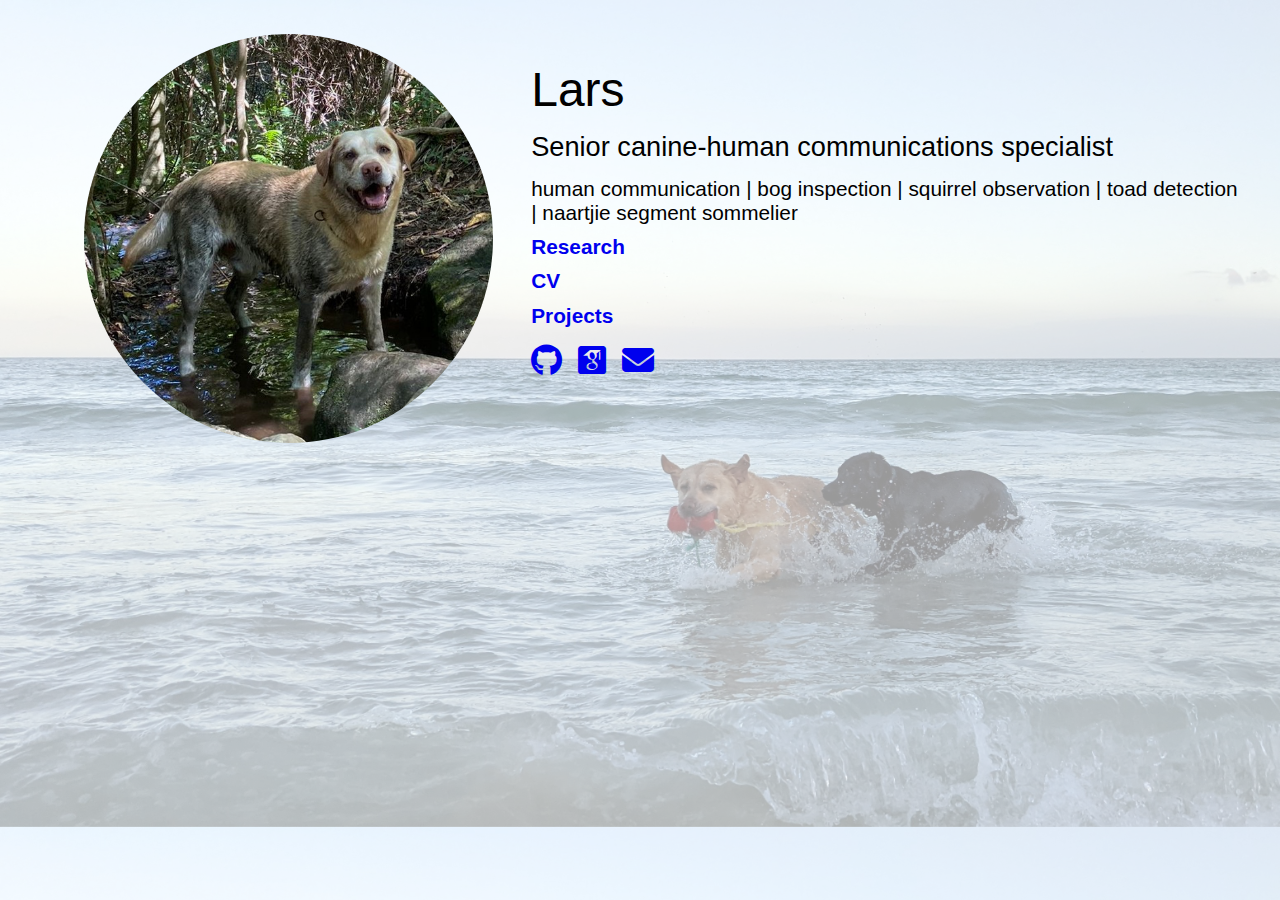
<file: index.html>
<!DOCTYPE html>

<html>

    <head>
        <meta name="viewport" content="width=device-width, initial-scale=1">
        <link rel = "stylesheet" href = "css/styles.css">
    </head>
    
    <body>

        <div class="row">
            <div class="column_left" style="background-color:#0;">
                <p>  <img src="img/profile2.jpg">  </p>
            </div>
            <div class="column_right" style="background-color:#0;">
                <p class="name">Lars</p>
                <!-- <p class="text"> Research Engineer </p> -->
                <p class="text"> Senior canine-human communications specialist </p>
                <p class="keywords"> human communication | bog inspection | squirrel observation | toad detection | naartjie segment sommelier </p>
               <!-- <p class="text"> danielc at berkeley dot edu </p> */ -->
                <p class="links">
                    <a href="research.html" target="_blank" rel="noopener noreferrer"> 
                        Research 
                    </a>
                </p>
                <p class="links">
                    <a href="lars_2022.pdf" target="_blank" rel="noopener noreferrer" download>CV</a>
                </p>
                <p class="links">
                    <a href="code-projects.html" target="_blank" rel="noopener noreferrer">
                        Projects
                    </a>
                </p>
                <p class="icons">
                    <a href="https://github.com/" target="_blank" rel="noopener noreferrer">&#xe901;</a>
                    <a href="https://scholar.google.com/" target="_blank" rel="noopener noreferrer">&#xe902;</a>
                    <a href="www.gmail.com">&#xe900;</a>
                </p>
            </div>
        </div>

    </body>

</html>
</file>
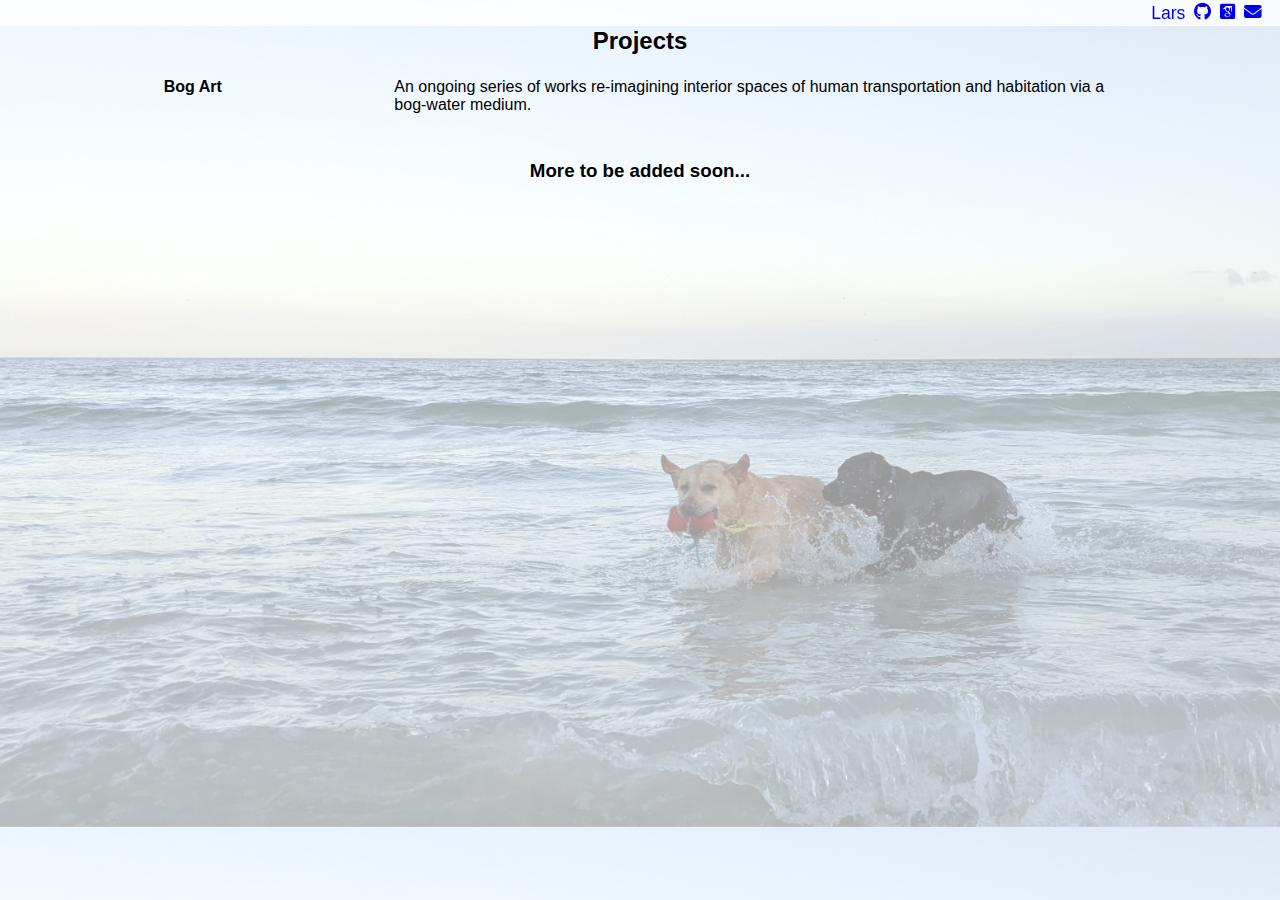
<file: code-projects.html>
<!DOCTYPE html>

<html>

    <head>
        <meta name="viewport" content="width=device-width, initial-scale=1">
        <link rel = "stylesheet" href = "css/styles.css">
    </head>
    
    <body>
        <p class="navbar">
            <a href="index.html" style="font-family: Verdana, sans-serif;">Lars</a>
            <a href="https://github.com/" target="_blank" rel="noopener noreferrer">&#xe901;</a>
            <a href="https://scholar.google.com/" target="_blank" rel="noopener noreferrer">&#xe902;</a>
            <a href="www.gmail.com">&#xe900;</a>
        </p>

        <h2 class="single_col" style="padding-top: 0.3em"> Projects </h2>

        <table style="width:100%">

            <tr>
                <td class="sidecol"></td>
                <td class="itemcol">
                    <strong> Bog Art </strong>
                </td>
                <td class="descriptioncol">
                    An ongoing series of works re-imagining interior spaces of human transportation and habitation via a bog-water medium.
                </td>
                <td class="sidecol"></td>
            </tr>
            
        </table>    
        
        <h3 class="single_col"> More to be added soon...</h3>
    
    </body>

</html>
</file>
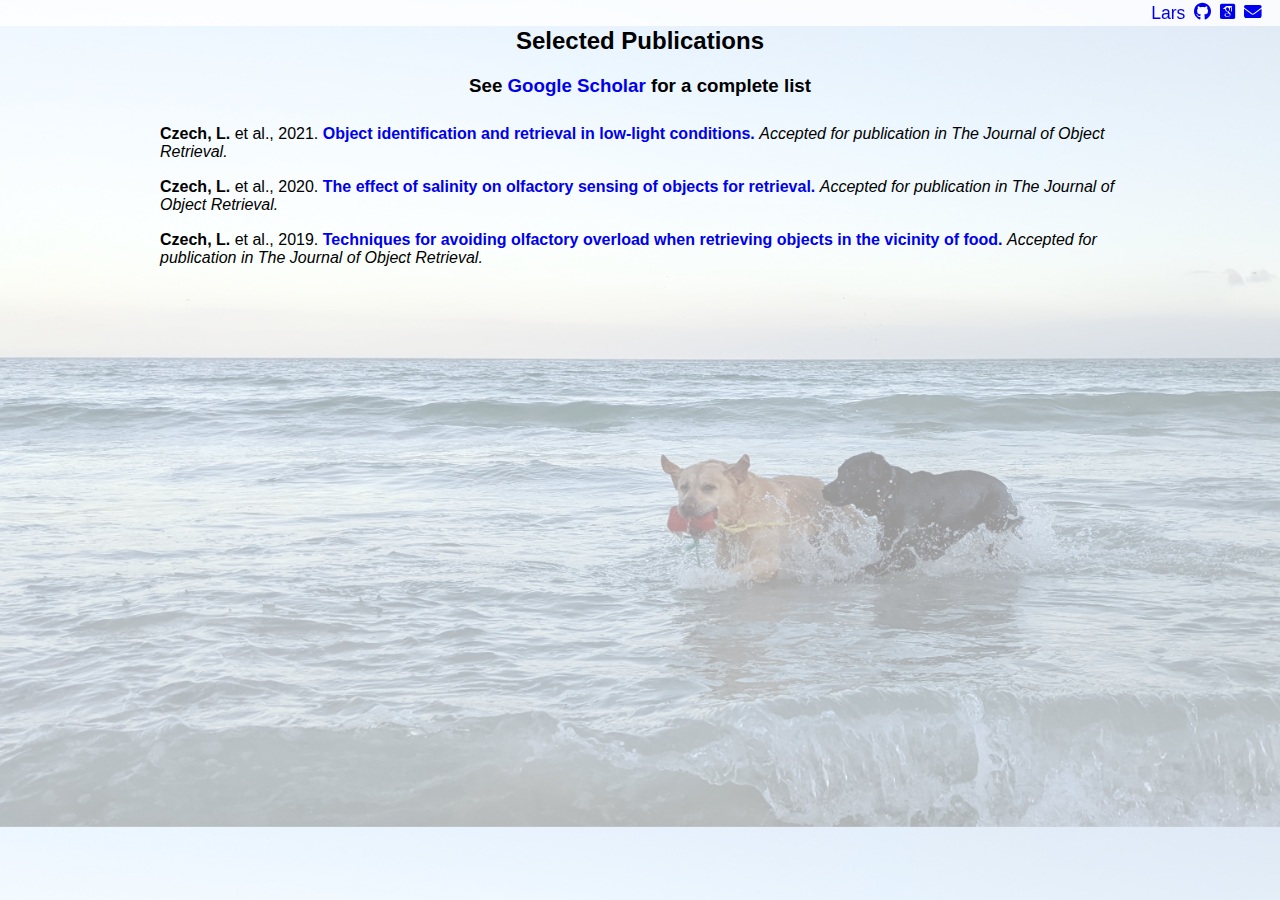
<file: research.html>
<!DOCTYPE html>

<html>

    <head>
        <meta name="viewport" content="width=device-width, initial-scale=1">
        <link rel = "stylesheet" href = "css/styles.css">
    </head>
    
    <body>
        <p class="navbar">
            <a href="index.html" style="font-family: Verdana, sans-serif;">Lars</a>
            <a href="https://github.com/" target="_blank" rel="noopener noreferrer">&#xe901;</a>
            <a href="https://scholar.google.com/" target="_blank" rel="noopener noreferrer">&#xe902;</a>
            <a href="www.gmail.com">&#xe900;</a>
        </p>
        <h2 class="single_col" style="padding-top: 0.3em">Selected Publications</h2>
        <h3 class="single_col">See <a href="https://scholar.google.com" target="_blank" rel="noopener noreferrer"> Google Scholar</a> for a complete list</h3>
    
        <ul class="list">
     
            <li>
                <p><strong>Czech, L.</strong> et al., 2021. <span
                style="color: blue"><a
                href="https://arxiv.org/" target="_blank" rel="noopener noreferrer"><strong> Object identification and retrieval in low-light conditions.</strong></a></span> <em>Accepted for publication in The
                Journal of Object Retrieval.</em></p>
            </li>

            <li>
                <p><strong>Czech, L.</strong> et al., 2020. <span
                style="color: blue"><a
                href="https://arxiv.org/" target="_blank" rel="noopener noreferrer"><strong> The effect of salinity on olfactory sensing of objects for retrieval.</strong></a></span> <em>Accepted for publication in The
                Journal of Object Retrieval.</em></p>
            </li>

            <li>
                <p><strong>Czech, L.</strong> et al., 2019. <span
                style="color: blue"><a
                href="https://arxiv.org/" target="_blank" rel="noopener noreferrer"><strong> Techniques for avoiding olfactory 
                    overload when retrieving objects in the vicinity of food. </strong></a></span> <em>Accepted for publication in The
                        Journal of Object Retrieval. </em></p>
            </li>

         </ul>
    
    </body>

</htmlgith
</file>
<file: css/styles.css>
* {
    box-sizing: border-box;
  }

  @font-face {
  font-family: icon-font;
  src: url(../fonts/icon-font.ttf);
  }

  body { 
    background: linear-gradient(rgba(255, 255, 255, 0.6), rgba(255, 255, 255, 0.6)), url("../img/background2.jpg");
    -webkit-background-size: cover;
    -moz-background-size: cover;
    -o-background-size: cover;
    background-size: cover;
    margin: 0; 
    padding: 0; 
    font-family: "Verdana", sans-serif; 
  }

  a:link {
    text-decoration: none;
  }
  
  a:hover {
    text-decoration: underline;
  }

  p {
    margin-bottom: 0.5em;
    margin-top: 0.5em;
  } 

  img {
    /*border: 1px solid #FFF;*/
    border-radius: 50%;
    /*margin-left: auto;*/
    /*margin-right: auto;*/
    text-align: left;
    width: 90%;
    height: 90%;
  }

  li{
    padding-bottom: 0.1%;
  }

  .navbar {
    text-align: right;
    margin-top: 0em;
    font-family:icon-font;
    font-size: 1.1em;
    overflow: hidden;
    background-color: rgba(255, 255, 255, 0.8);
    position: fixed;
    top: 0;
    width: 100%;
    padding-right: 1em;
    padding-top: 0.1em;
    padding-bottom: 0.1em;
  }

  .icons{
    font-family:icon-font;
    font-size: 2em;
  }

  .name{
    font-size: 3em;
    margin-bottom: 0em;
  }

  .text{
    font-size: 1.7em;
  }

  .links{
    font-size: 1.3em;
    font-weight: bold;
  }

  .keywords{
    font-size: 1.3em;
  }


  .index_col {
    text-align: center;
  }

  .single_col {
    text-align: center;
  }

  .sidecol {
    width: 12.5%;
    padding-bottom: 2%;
  } 
  
  .itemcol{
    width: 18%;
    vertical-align:top;
    padding-bottom: 2%;
  }

  .descriptioncol{
    width: 57%;
    vertical-align:top;
    padding-bottom: 2%;
  }

  .list {
    text-align: left;
    padding-left: 12.5%;
    padding-right: 12.5%;
    padding-top: 0.1%;
    list-style-type:none;
  }

  .column_left {
    text-align: right;
    float: left;
    width: 40%;
    padding-left: 3%;
    padding-right: 1.5%;
    padding-top: 2%
  }
  
  .column_right {
    /*text-align: center;*/
    /*padding-left: 10%;*/
    float: left;
    width: 60%;
    padding-left: 1.5%;
    padding-right: 3%;
    padding-top: 3%;
  }

  .row:after {
    content: "";
    display: table;
    clear: both;
  }
  
  @media screen and (max-width: 800px) {
    .column_left {
      float: center;
      width: 100%;
      padding-left: 15%;
      padding-right: 15%;
    }
    .column_right {
      float: center;
      width: 100%;
      padding-top: 1%;
      padding-left: 5%;
      padding-right: 5%;
    }
  }
</file>
